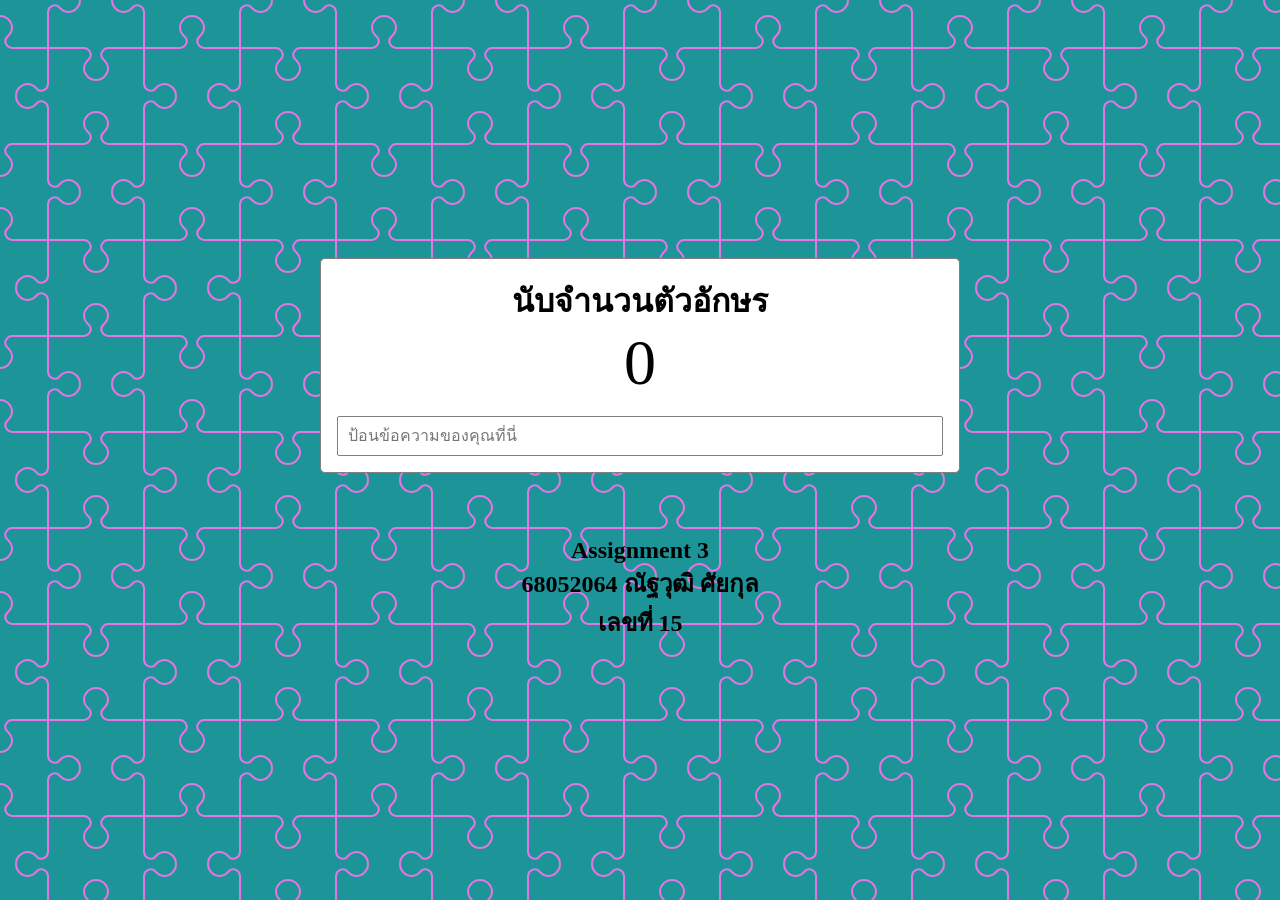
<file: Lab3/L3 68052064 Nuttawut Saigoon L501.html>
<!DOCTYPE html>
<html lang="en">
<head>
    <meta charset="UTF-8">
    <meta name="viewport" content="width=device-width, initial-scale=1.0">
    <title>L3 68052064 Nuttawut Saigoon L501</title>
    <link rel="stylesheet" href="L3_style.css">

</head>
<body>
<div class = "container">
    <h1>นับจำนวนตัวอักษร</h1>
    <span class = "count">0</span>
    <input type="text" id="inputText" placeholder="ป้อนข้อความของคุณที่นี่">
</div>
<div class="footer">
    <p>Assignment 3</p>
    <p>68052064 ณัฐวุฒิ ศัยกุล</p>
    <p>เลขที่ 15</p>
    <script src ="L3_app.js"></script>
</body>
</html>
</file>
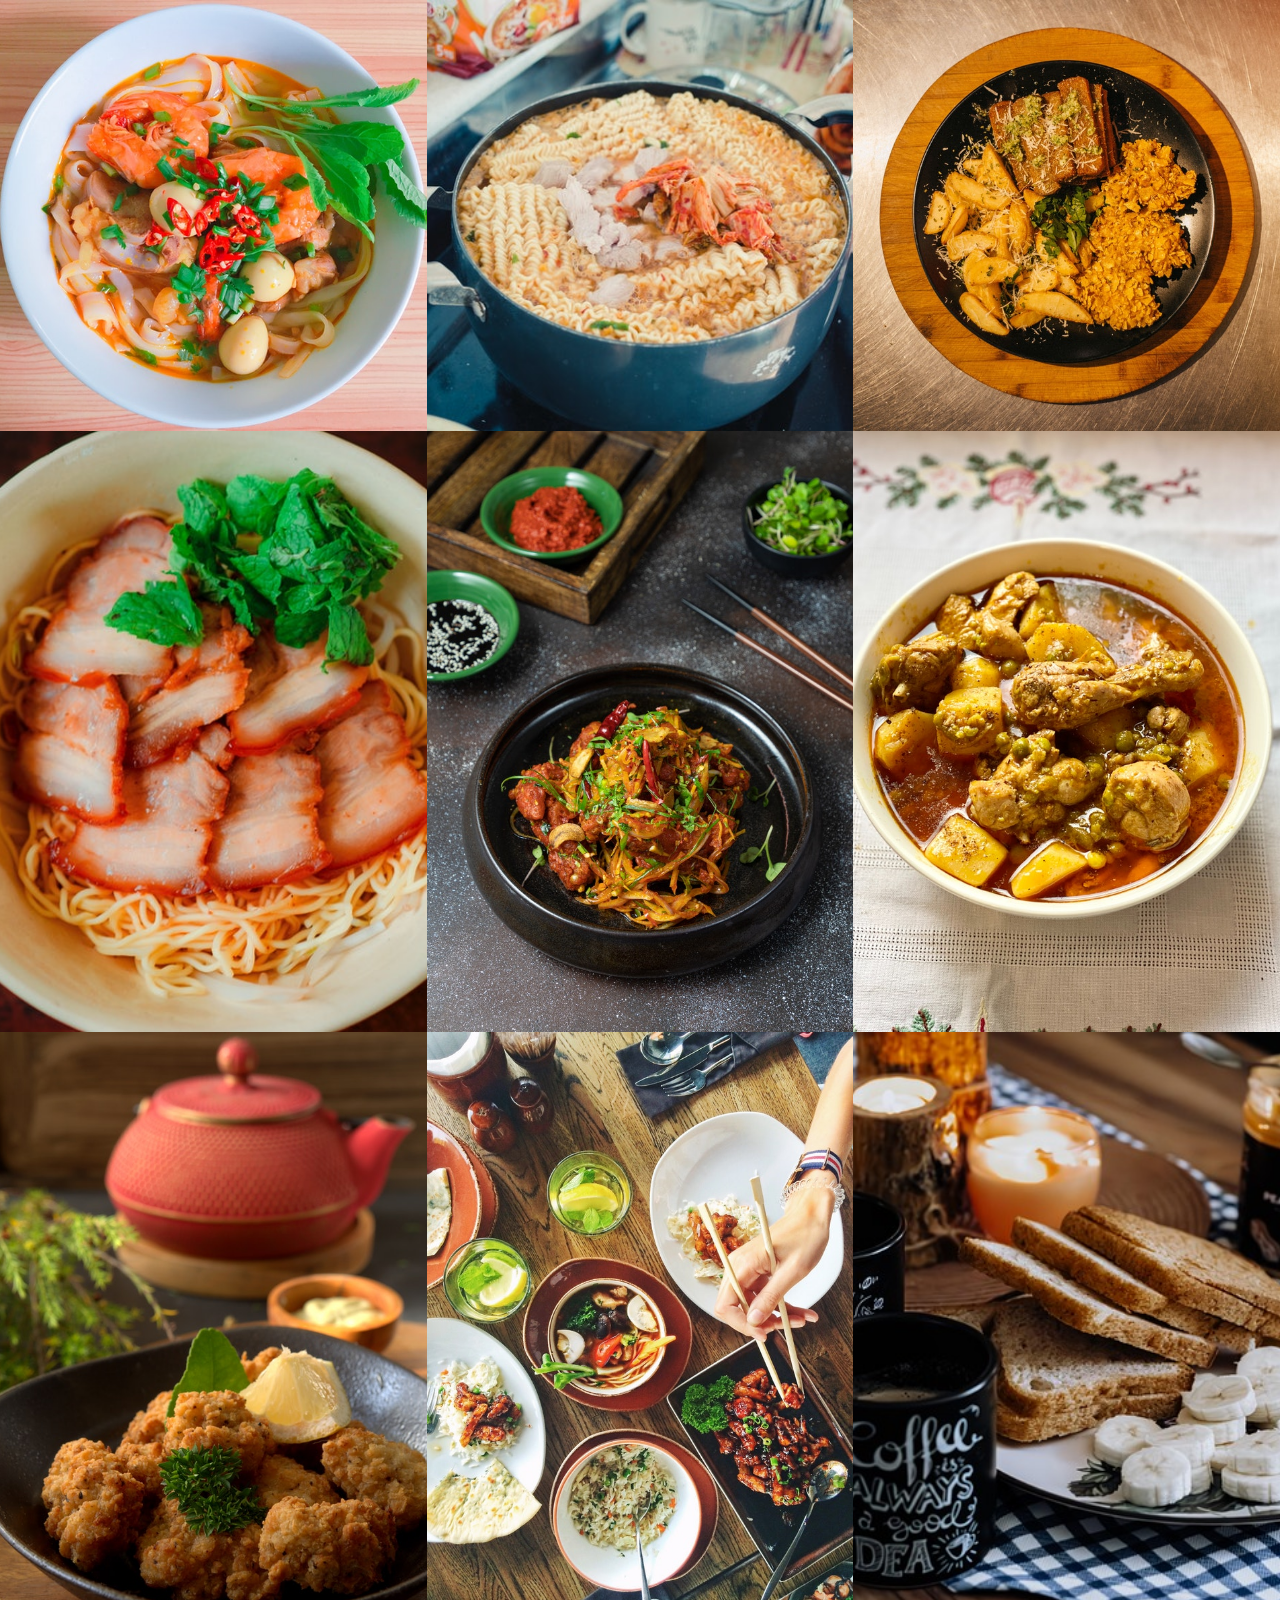
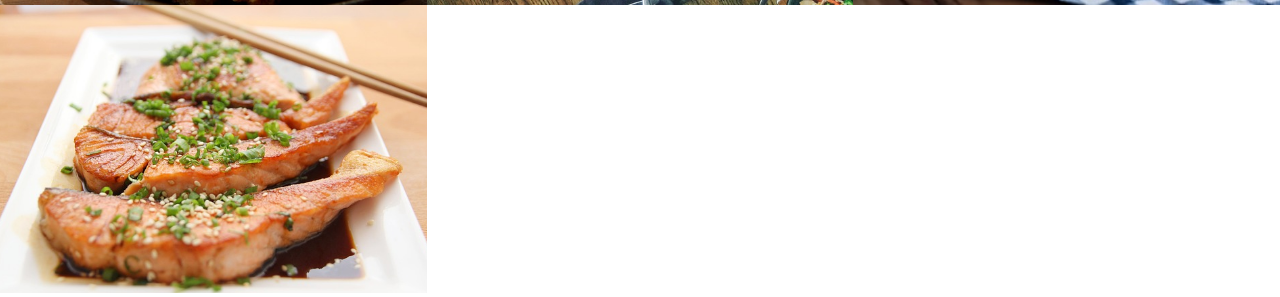
<file: Lab4/L4 6805064 Nuttawut Saigoon L501.html>
<!DOCTYPE html>
<html lang="en">
<head>
    <meta charset="UTF-8">
    <meta name="viewport" content="width=device-width, initial-scale=1.0">
    <link rel="stylesheet" href="L4_style.css">
    <title>Image Carousel Popup </title>
</head>
<body>
    <selection class="gallery">
        <div class="img-container">
            <img src="foods-images/small/s_1.jpg" alt="1">
        </div>
        <div class="img-container">
            <img src="foods-images/small/s_2.jpg" alt="2">
        </div>
        <div class="img-container">
            <img src="foods-images/small/s_3.jpg" alt="3">
        </div>
        <div class="img-container">
            <img src="foods-images/small/s_4.jpg" alt="4">
        </div>
        <div class="img-container">
            <img src="foods-images/small/s_5.jpg" alt="5">
        </div>
        <div class="img-container">
            <img src="foods-images/small/s_6.jpg" alt="6">
        </div>
        <div class="img-container">
            <img src="foods-images/small/s_7.jpg" alt="7">
        </div>
        <div class="img-container">
            <img src="foods-images/small/s_8.jpg" alt="8">
        </div>
        <div class="img-container">
            <img src="foods-images/small/s_9.jpg" alt="9">
        </div>
            <div class="img-container">
                <img src="foods-images/small/s_10.jpg" alt="10">
            </div>
    </selection>
    <div class="modal">
        <img src="foods-images/full/1.jpg" alt="" class="full-image">
        </div>
        <script src="L4_app.js"></script>
</body>
</html>
</file>
<file: Lab3/L3_style.css>
*{
    box-sizing: border-box;
    margin: 0;
    padding: 0;
}
body{
    display: flex;
    flex-direction: column;
    align-items: center;
    justify-content: center;
    min-height: 100vh;
    margin: 0;
    background-color: #1d9498;
background-image: url("data:image/svg+xml,%3Csvg xmlns='http://www.w3.org/2000/svg' width='192' height='192' viewBox='0 0 192 192'%3E%3Cpath fill='%23e774e5' fill-opacity='1' d='M192 15v2a11 11 0 0 0-11 11c0 1.94 1.16 4.75 2.53 6.11l2.36 2.36a6.93 6.93 0 0 1 1.22 7.56l-.43.84a8.08 8.08 0 0 1-6.66 4.13H145v35.02a6.1 6.1 0 0 0 3.03 4.87l.84.43c1.58.79 4 .4 5.24-.85l2.36-2.36a12.04 12.04 0 0 1 7.51-3.11 13 13 0 1 1 .02 26 12 12 0 0 1-7.53-3.11l-2.36-2.36a4.93 4.93 0 0 0-5.24-.85l-.84.43a6.1 6.1 0 0 0-3.03 4.87V143h35.02a8.08 8.08 0 0 1 6.66 4.13l.43.84a6.91 6.91 0 0 1-1.22 7.56l-2.36 2.36A10.06 10.06 0 0 0 181 164a11 11 0 0 0 11 11v2a13 13 0 0 1-13-13 12 12 0 0 1 3.11-7.53l2.36-2.36a4.93 4.93 0 0 0 .85-5.24l-.43-.84a6.1 6.1 0 0 0-4.87-3.03H145v35.02a8.08 8.08 0 0 1-4.13 6.66l-.84.43a6.91 6.91 0 0 1-7.56-1.22l-2.36-2.36A10.06 10.06 0 0 0 124 181a11 11 0 0 0-11 11h-2a13 13 0 0 1 13-13c2.47 0 5.79 1.37 7.53 3.11l2.36 2.36a4.94 4.94 0 0 0 5.24.85l.84-.43a6.1 6.1 0 0 0 3.03-4.87V145h-35.02a8.08 8.08 0 0 1-6.66-4.13l-.43-.84a6.91 6.91 0 0 1 1.22-7.56l2.36-2.36A10.06 10.06 0 0 0 107 124a11 11 0 0 0-22 0c0 1.94 1.16 4.75 2.53 6.11l2.36 2.36a6.93 6.93 0 0 1 1.22 7.56l-.43.84a8.08 8.08 0 0 1-6.66 4.13H49v35.02a6.1 6.1 0 0 0 3.03 4.87l.84.43c1.58.79 4 .4 5.24-.85l2.36-2.36a12.04 12.04 0 0 1 7.51-3.11A13 13 0 0 1 81 192h-2a11 11 0 0 0-11-11c-1.94 0-4.75 1.16-6.11 2.53l-2.36 2.36a6.93 6.93 0 0 1-7.56 1.22l-.84-.43a8.08 8.08 0 0 1-4.13-6.66V145H11.98a6.1 6.1 0 0 0-4.87 3.03l-.43.84c-.79 1.58-.4 4 .85 5.24l2.36 2.36a12.04 12.04 0 0 1 3.11 7.51A13 13 0 0 1 0 177v-2a11 11 0 0 0 11-11c0-1.94-1.16-4.75-2.53-6.11l-2.36-2.36a6.93 6.93 0 0 1-1.22-7.56l.43-.84a8.08 8.08 0 0 1 6.66-4.13H47v-35.02a6.1 6.1 0 0 0-3.03-4.87l-.84-.43c-1.59-.8-4-.4-5.24.85l-2.36 2.36A12 12 0 0 1 28 109a13 13 0 1 1 0-26c2.47 0 5.79 1.37 7.53 3.11l2.36 2.36a4.94 4.94 0 0 0 5.24.85l.84-.43A6.1 6.1 0 0 0 47 84.02V49H11.98a8.08 8.08 0 0 1-6.66-4.13l-.43-.84a6.91 6.91 0 0 1 1.22-7.56l2.36-2.36A10.06 10.06 0 0 0 11 28 11 11 0 0 0 0 17v-2a13 13 0 0 1 13 13c0 2.47-1.37 5.79-3.11 7.53l-2.36 2.36a4.94 4.94 0 0 0-.85 5.24l.43.84A6.1 6.1 0 0 0 11.98 47H47V11.98a8.08 8.08 0 0 1 4.13-6.66l.84-.43a6.91 6.91 0 0 1 7.56 1.22l2.36 2.36A10.06 10.06 0 0 0 68 11 11 11 0 0 0 79 0h2a13 13 0 0 1-13 13 12 12 0 0 1-7.53-3.11l-2.36-2.36a4.93 4.93 0 0 0-5.24-.85l-.84.43A6.1 6.1 0 0 0 49 11.98V47h35.02a8.08 8.08 0 0 1 6.66 4.13l.43.84a6.91 6.91 0 0 1-1.22 7.56l-2.36 2.36A10.06 10.06 0 0 0 85 68a11 11 0 0 0 22 0c0-1.94-1.16-4.75-2.53-6.11l-2.36-2.36a6.93 6.93 0 0 1-1.22-7.56l.43-.84a8.08 8.08 0 0 1 6.66-4.13H143V11.98a6.1 6.1 0 0 0-3.03-4.87l-.84-.43c-1.59-.8-4-.4-5.24.85l-2.36 2.36A12 12 0 0 1 124 13a13 13 0 0 1-13-13h2a11 11 0 0 0 11 11c1.94 0 4.75-1.16 6.11-2.53l2.36-2.36a6.93 6.93 0 0 1 7.56-1.22l.84.43a8.08 8.08 0 0 1 4.13 6.66V47h35.02a6.1 6.1 0 0 0 4.87-3.03l.43-.84c.8-1.59.4-4-.85-5.24l-2.36-2.36A12 12 0 0 1 179 28a13 13 0 0 1 13-13zM84.02 143a6.1 6.1 0 0 0 4.87-3.03l.43-.84c.8-1.59.4-4-.85-5.24l-2.36-2.36A12 12 0 0 1 83 124a13 13 0 1 1 26 0c0 2.47-1.37 5.79-3.11 7.53l-2.36 2.36a4.94 4.94 0 0 0-.85 5.24l.43.84a6.1 6.1 0 0 0 4.87 3.03H143v-35.02a8.08 8.08 0 0 1 4.13-6.66l.84-.43a6.91 6.91 0 0 1 7.56 1.22l2.36 2.36A10.06 10.06 0 0 0 164 107a11 11 0 0 0 0-22c-1.94 0-4.75 1.16-6.11 2.53l-2.36 2.36a6.93 6.93 0 0 1-7.56 1.22l-.84-.43a8.08 8.08 0 0 1-4.13-6.66V49h-35.02a6.1 6.1 0 0 0-4.87 3.03l-.43.84c-.79 1.58-.4 4 .85 5.24l2.36 2.36a12.04 12.04 0 0 1 3.11 7.51A13 13 0 1 1 83 68a12 12 0 0 1 3.11-7.53l2.36-2.36a4.93 4.93 0 0 0 .85-5.24l-.43-.84A6.1 6.1 0 0 0 84.02 49H49v35.02a8.08 8.08 0 0 1-4.13 6.66l-.84.43a6.91 6.91 0 0 1-7.56-1.22l-2.36-2.36A10.06 10.06 0 0 0 28 85a11 11 0 0 0 0 22c1.94 0 4.75-1.16 6.11-2.53l2.36-2.36a6.93 6.93 0 0 1 7.56-1.22l.84.43a8.08 8.08 0 0 1 4.13 6.66V143h35.02z'%3E%3C/path%3E%3C/svg%3E");
}
.container{
   width: 40rem;
   border: 1px solid grey;
    padding: 1rem;
    background: white;
    text-align: center;
    border-radius: 5px;
}
.count{
    font-size: 4rem;
    padding:0 1rem;
    text-align: center;
}
input[type="text"]{
    display: block;
    padding: 10px;
    font-size: 16px;
    margin-top: 1rem;
    border: 1px solid grey;
    border-radius: 2px;
    width: 100%;
    outline: none;
}
.footer{
    margin-top: 4rem;
    text-align: center;
    font-size: 1.5rem;
    font-weight: bold;
}
</file>
<file: Lab4/L4_style.css>
*{
box-sizing: border-box;
padding: 0;
margin: 0;
}
.gallery{
    display: grid;
    grid-template-columns: repeat(auto-fill, minmax(350px, 1fr));
}
.img-container img{
    width: 100%;
    height: 100%;
    object-fit: cover;
    cursor: pointer;
}
.modal{
    background: gray;
    position: fixed;
    left:0;
    top:0;
    width: 100%;
    height: 100%;
    pointer-events: none;
    opacity: 0;
    transition: all 0.3s ease-in-out;
}
.modal.open{
    opacity: 1;
    pointer-events: all;
}
.full-image{
    position: absolute;
    height: 85%;
    top: 50%;
    left: 50%;
    transform: translate(-50%, -50%);
    transition: all 0.3s ease-in-out;
}
</file>
